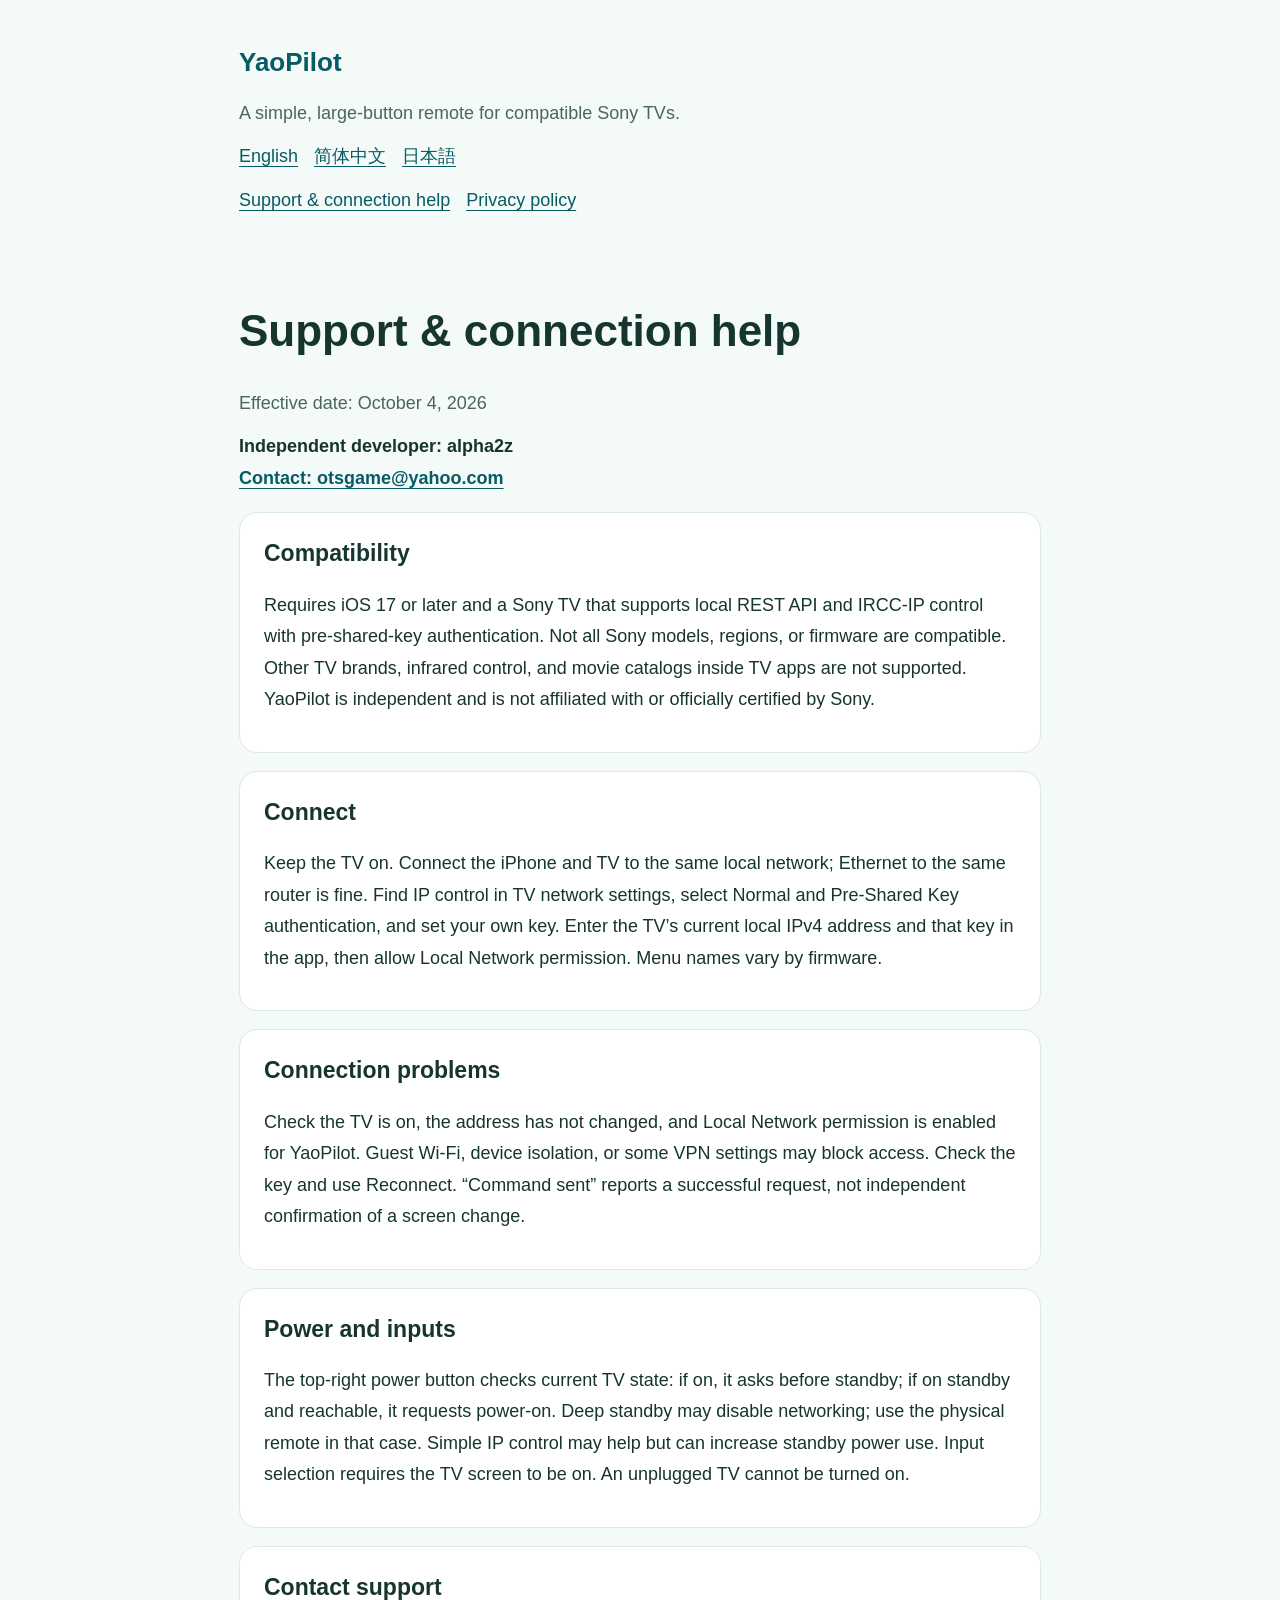
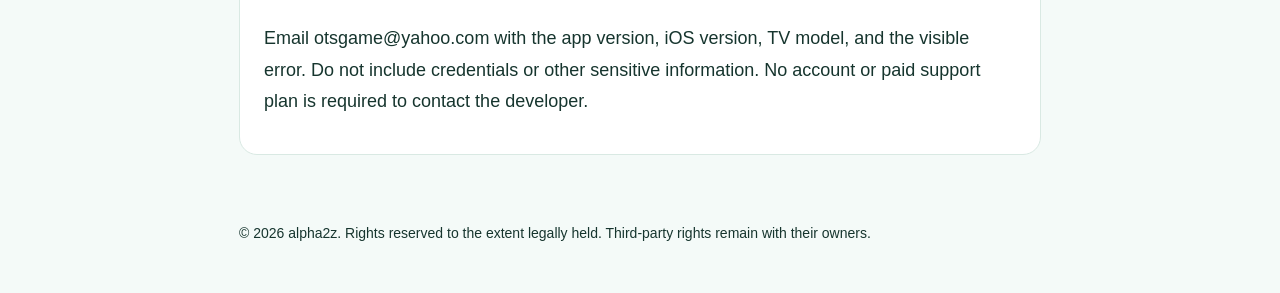
<file: index.html>
<!doctype html>
<html lang="en"><head><meta charset="utf-8"><meta name="viewport" content="width=device-width, initial-scale=1"><meta name="referrer" content="no-referrer"><title>Support &amp; connection help | YaoPilot</title><meta name="description" content="A simple, large-button remote for compatible Sony TVs."><link rel="stylesheet" href="style.css"></head><body><a class="skip" href="#content">Support &amp; connection help</a><header><a class="brand" href="index.html">YaoPilot</a><p class="tag">A simple, large-button remote for compatible Sony TVs.</p><nav aria-label="Language"><a href="index.html" lang="en">English</a> <a href="zh/index.html" lang="zh-Hans">简体中文</a> <a href="ja/index.html" lang="ja">日本語</a></nav><nav><a href="index.html">Support &amp; connection help</a><a href="privacy.html">Privacy policy</a></nav></header><main id="content"><h1>Support &amp; connection help</h1><p class="meta">Effective date: October 4, 2026</p><p class="contact">Independent developer: alpha2z<br><a href="mailto:otsgame@yahoo.com">Contact: otsgame@yahoo.com</a></p><section><h2>Compatibility</h2><p>Requires iOS 17 or later and a Sony TV that supports local REST API and IRCC-IP control with pre-shared-key authentication. Not all Sony models, regions, or firmware are compatible. Other TV brands, infrared control, and movie catalogs inside TV apps are not supported. YaoPilot is independent and is not affiliated with or officially certified by Sony.</p></section><section><h2>Connect</h2><p>Keep the TV on. Connect the iPhone and TV to the same local network; Ethernet to the same router is fine. Find IP control in TV network settings, select Normal and Pre-Shared Key authentication, and set your own key. Enter the TV’s current local IPv4 address and that key in the app, then allow Local Network permission. Menu names vary by firmware.</p></section><section><h2>Connection problems</h2><p>Check the TV is on, the address has not changed, and Local Network permission is enabled for YaoPilot. Guest Wi-Fi, device isolation, or some VPN settings may block access. Check the key and use Reconnect. “Command sent” reports a successful request, not independent confirmation of a screen change.</p></section><section><h2>Power and inputs</h2><p>The top-right power button checks current TV state: if on, it asks before standby; if on standby and reachable, it requests power-on. Deep standby may disable networking; use the physical remote in that case. Simple IP control may help but can increase standby power use. Input selection requires the TV screen to be on. An unplugged TV cannot be turned on.</p></section><section><h2>Contact support</h2><p>Email otsgame@yahoo.com with the app version, iOS version, TV model, and the visible error. Do not include credentials or other sensitive information. No account or paid support plan is required to contact the developer.</p></section></main><footer>© 2026 alpha2z. Rights reserved to the extent legally held. Third-party rights remain with their owners.</footer></body></html>
</file>
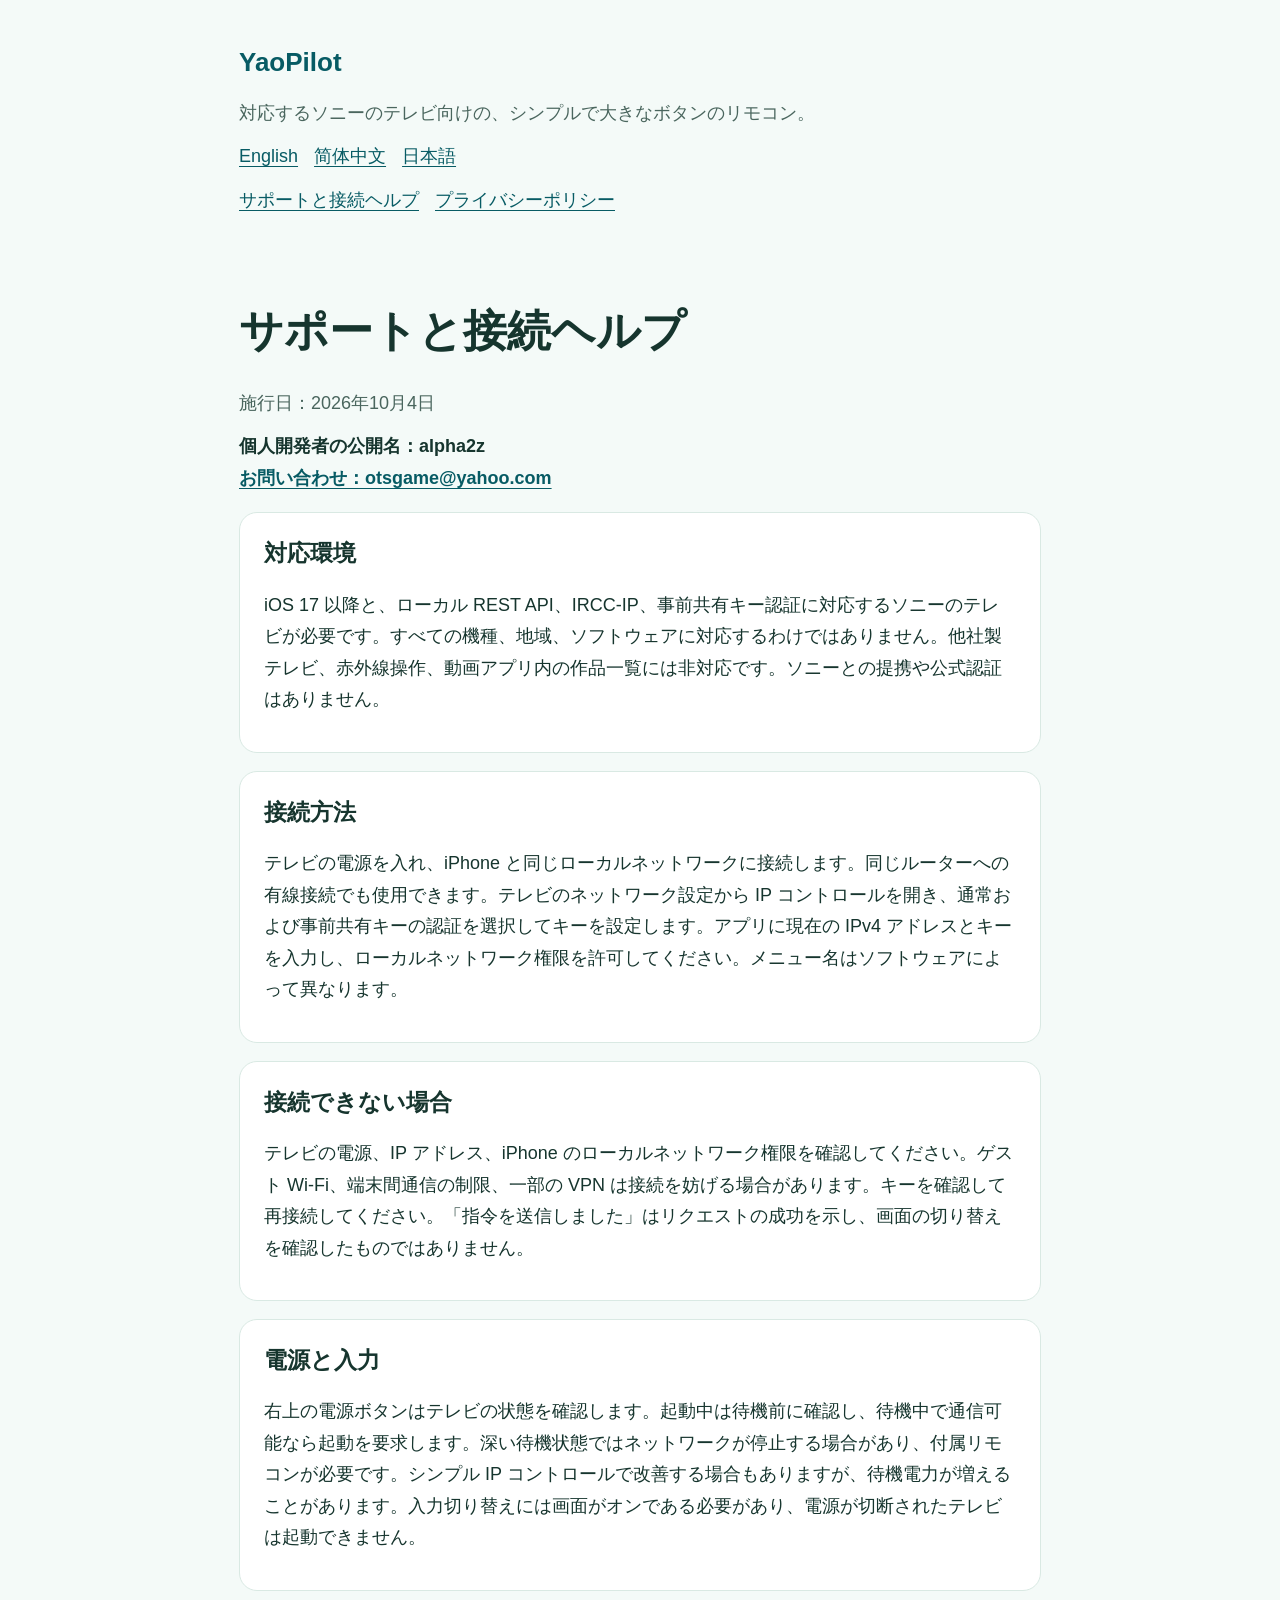
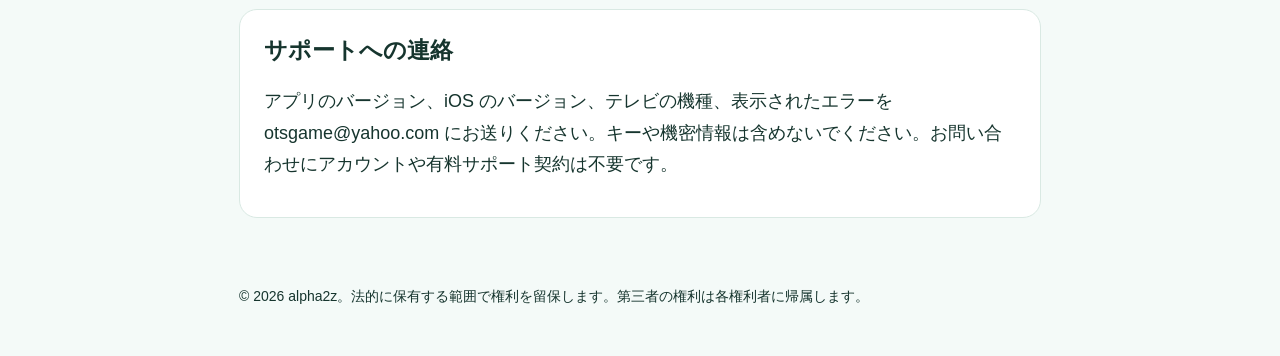
<file: ja/index.html>
<!doctype html>
<html lang="ja"><head><meta charset="utf-8"><meta name="viewport" content="width=device-width, initial-scale=1"><meta name="referrer" content="no-referrer"><title>サポートと接続ヘルプ | YaoPilot</title><meta name="description" content="対応するソニーのテレビ向けの、シンプルで大きなボタンのリモコン。"><link rel="stylesheet" href="../style.css"></head><body><a class="skip" href="#content">サポートと接続ヘルプ</a><header><a class="brand" href="index.html">YaoPilot</a><p class="tag">対応するソニーのテレビ向けの、シンプルで大きなボタンのリモコン。</p><nav aria-label="Language"><a href="../index.html" lang="en">English</a> <a href="../zh/index.html" lang="zh-Hans">简体中文</a> <a href="../ja/index.html" lang="ja">日本語</a></nav><nav><a href="index.html">サポートと接続ヘルプ</a><a href="privacy.html">プライバシーポリシー</a></nav></header><main id="content"><h1>サポートと接続ヘルプ</h1><p class="meta">施行日：2026年10月4日</p><p class="contact">個人開発者の公開名：alpha2z<br><a href="mailto:otsgame@yahoo.com">お問い合わせ：otsgame@yahoo.com</a></p><section><h2>対応環境</h2><p>iOS 17 以降と、ローカル REST API、IRCC-IP、事前共有キー認証に対応するソニーのテレビが必要です。すべての機種、地域、ソフトウェアに対応するわけではありません。他社製テレビ、赤外線操作、動画アプリ内の作品一覧には非対応です。ソニーとの提携や公式認証はありません。</p></section><section><h2>接続方法</h2><p>テレビの電源を入れ、iPhone と同じローカルネットワークに接続します。同じルーターへの有線接続でも使用できます。テレビのネットワーク設定から IP コントロールを開き、通常および事前共有キーの認証を選択してキーを設定します。アプリに現在の IPv4 アドレスとキーを入力し、ローカルネットワーク権限を許可してください。メニュー名はソフトウェアによって異なります。</p></section><section><h2>接続できない場合</h2><p>テレビの電源、IP アドレス、iPhone のローカルネットワーク権限を確認してください。ゲスト Wi-Fi、端末間通信の制限、一部の VPN は接続を妨げる場合があります。キーを確認して再接続してください。「指令を送信しました」はリクエストの成功を示し、画面の切り替えを確認したものではありません。</p></section><section><h2>電源と入力</h2><p>右上の電源ボタンはテレビの状態を確認します。起動中は待機前に確認し、待機中で通信可能なら起動を要求します。深い待機状態ではネットワークが停止する場合があり、付属リモコンが必要です。シンプル IP コントロールで改善する場合もありますが、待機電力が増えることがあります。入力切り替えには画面がオンである必要があり、電源が切断されたテレビは起動できません。</p></section><section><h2>サポートへの連絡</h2><p>アプリのバージョン、iOS のバージョン、テレビの機種、表示されたエラーを otsgame@yahoo.com にお送りください。キーや機密情報は含めないでください。お問い合わせにアカウントや有料サポート契約は不要です。</p></section></main><footer>© 2026 alpha2z。法的に保有する範囲で権利を留保します。第三者の権利は各権利者に帰属します。</footer></body></html>
</file>
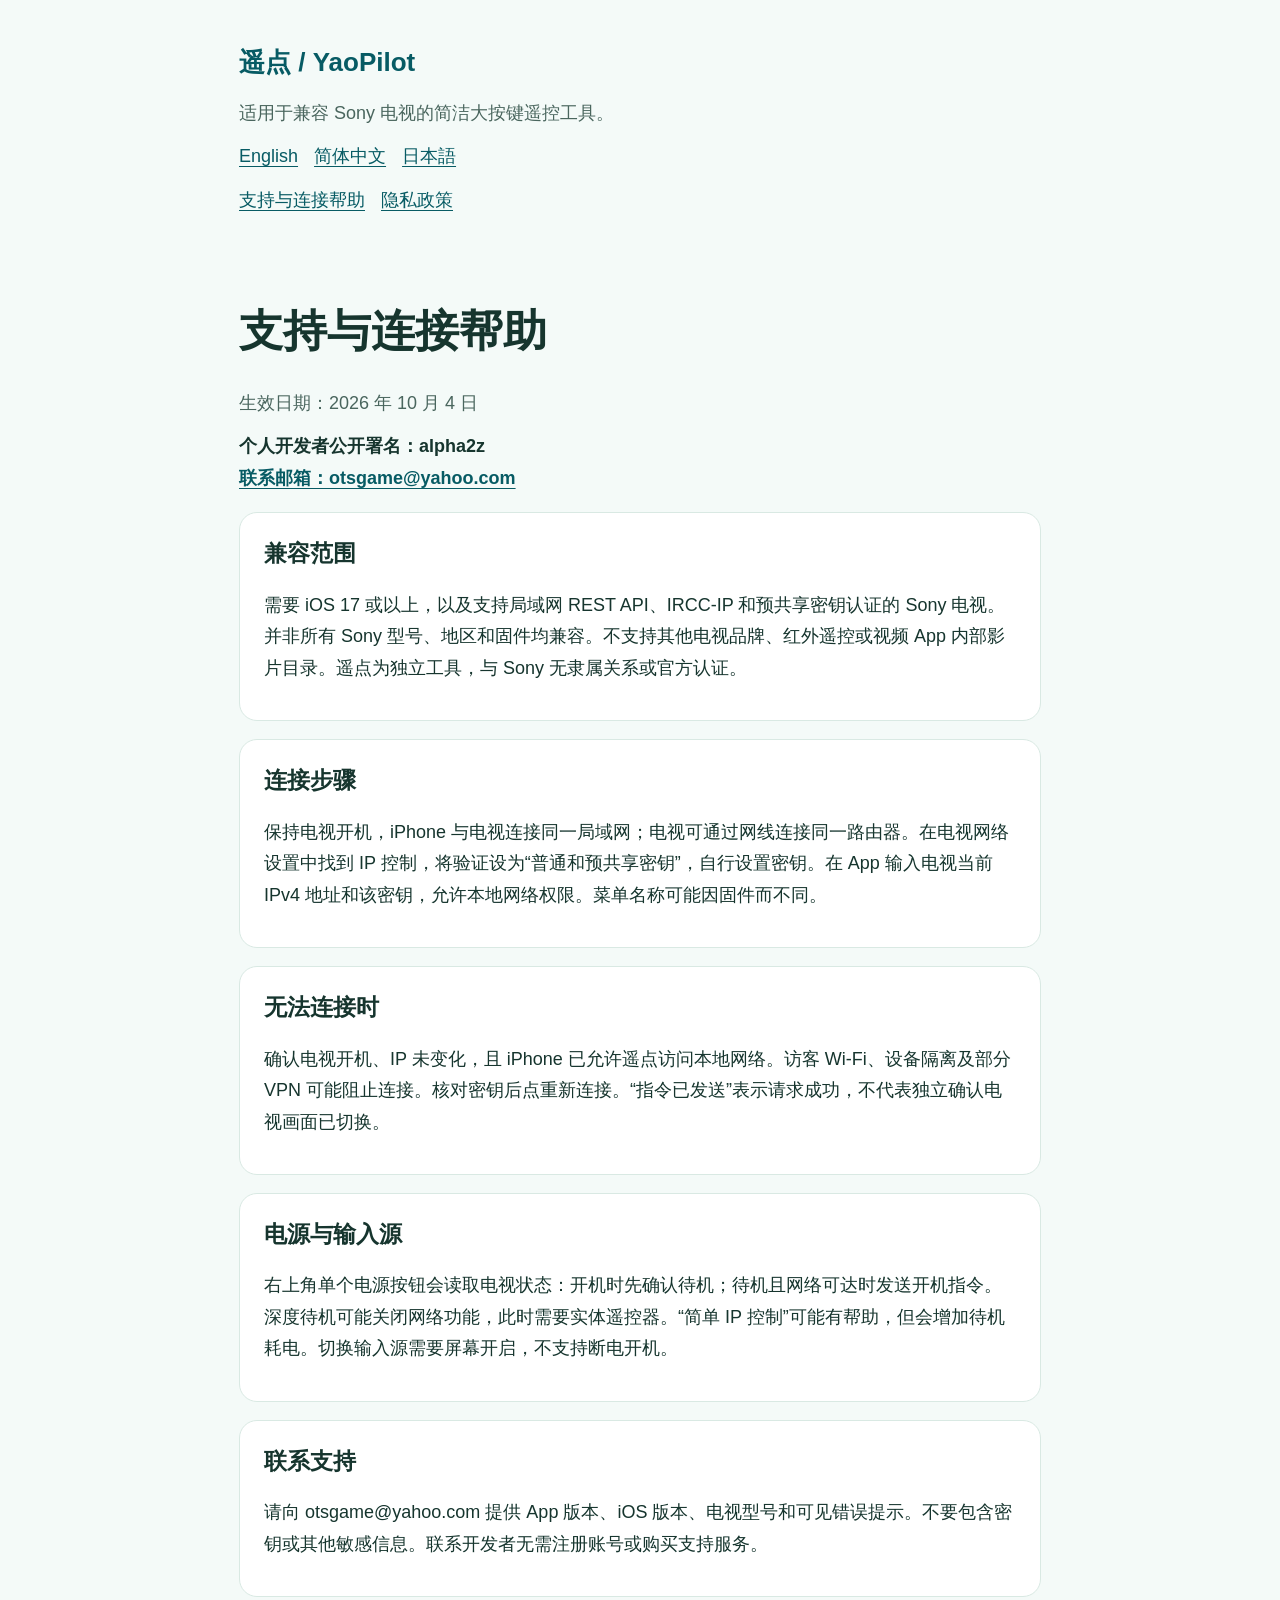
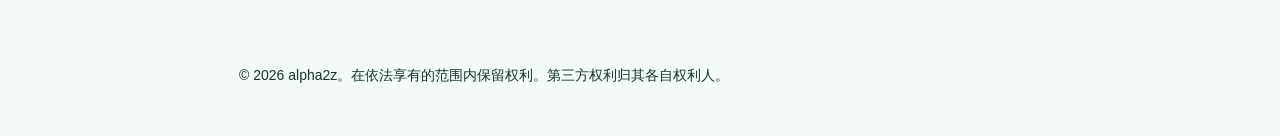
<file: zh/index.html>
<!doctype html>
<html lang="zh-Hans"><head><meta charset="utf-8"><meta name="viewport" content="width=device-width, initial-scale=1"><meta name="referrer" content="no-referrer"><title>支持与连接帮助 | 遥点 / YaoPilot</title><meta name="description" content="适用于兼容 Sony 电视的简洁大按键遥控工具。"><link rel="stylesheet" href="../style.css"></head><body><a class="skip" href="#content">支持与连接帮助</a><header><a class="brand" href="index.html">遥点 / YaoPilot</a><p class="tag">适用于兼容 Sony 电视的简洁大按键遥控工具。</p><nav aria-label="Language"><a href="../index.html" lang="en">English</a> <a href="../zh/index.html" lang="zh-Hans">简体中文</a> <a href="../ja/index.html" lang="ja">日本語</a></nav><nav><a href="index.html">支持与连接帮助</a><a href="privacy.html">隐私政策</a></nav></header><main id="content"><h1>支持与连接帮助</h1><p class="meta">生效日期：2026 年 10 月 4 日</p><p class="contact">个人开发者公开署名：alpha2z<br><a href="mailto:otsgame@yahoo.com">联系邮箱：otsgame@yahoo.com</a></p><section><h2>兼容范围</h2><p>需要 iOS 17 或以上，以及支持局域网 REST API、IRCC-IP 和预共享密钥认证的 Sony 电视。并非所有 Sony 型号、地区和固件均兼容。不支持其他电视品牌、红外遥控或视频 App 内部影片目录。遥点为独立工具，与 Sony 无隶属关系或官方认证。</p></section><section><h2>连接步骤</h2><p>保持电视开机，iPhone 与电视连接同一局域网；电视可通过网线连接同一路由器。在电视网络设置中找到 IP 控制，将验证设为“普通和预共享密钥”，自行设置密钥。在 App 输入电视当前 IPv4 地址和该密钥，允许本地网络权限。菜单名称可能因固件而不同。</p></section><section><h2>无法连接时</h2><p>确认电视开机、IP 未变化，且 iPhone 已允许遥点访问本地网络。访客 Wi-Fi、设备隔离及部分 VPN 可能阻止连接。核对密钥后点重新连接。“指令已发送”表示请求成功，不代表独立确认电视画面已切换。</p></section><section><h2>电源与输入源</h2><p>右上角单个电源按钮会读取电视状态：开机时先确认待机；待机且网络可达时发送开机指令。深度待机可能关闭网络功能，此时需要实体遥控器。“简单 IP 控制”可能有帮助，但会增加待机耗电。切换输入源需要屏幕开启，不支持断电开机。</p></section><section><h2>联系支持</h2><p>请向 otsgame@yahoo.com 提供 App 版本、iOS 版本、电视型号和可见错误提示。不要包含密钥或其他敏感信息。联系开发者无需注册账号或购买支持服务。</p></section></main><footer>© 2026 alpha2z。在依法享有的范围内保留权利。第三方权利归其各自权利人。</footer></body></html>
</file>
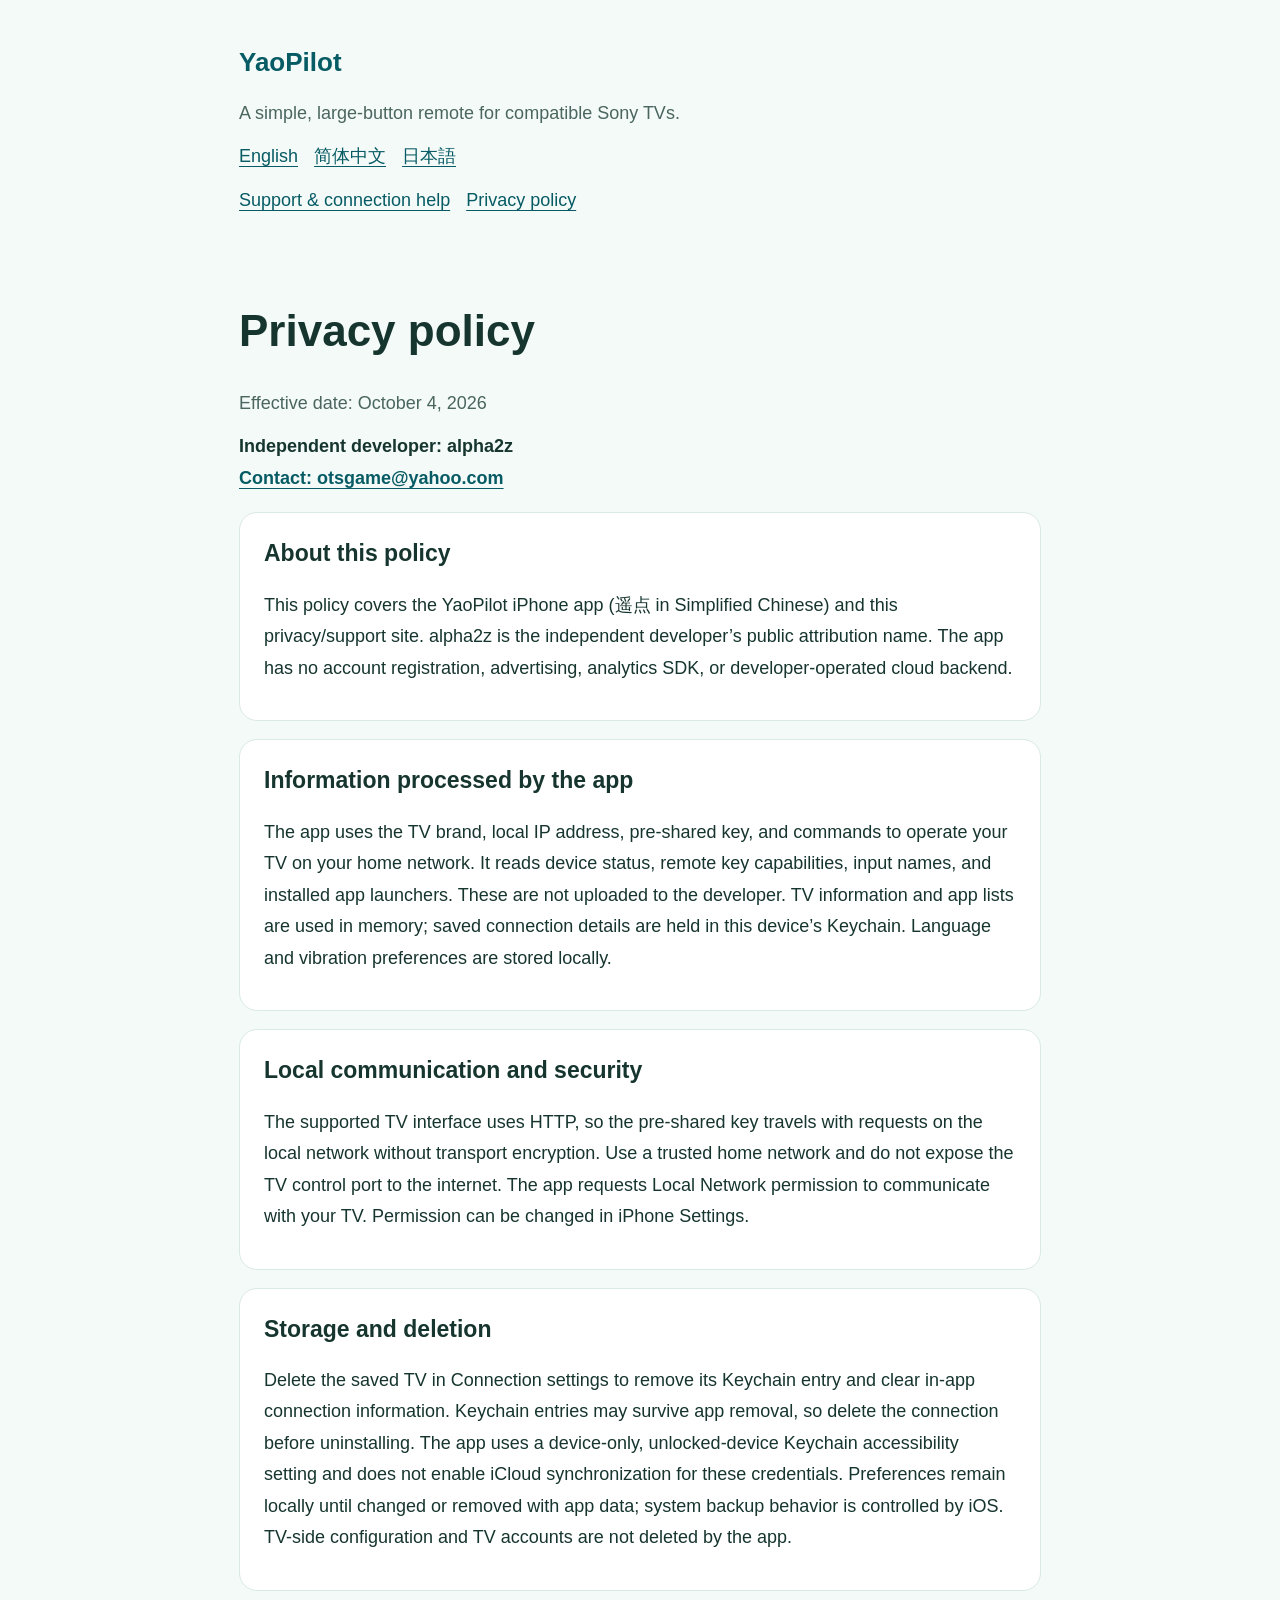
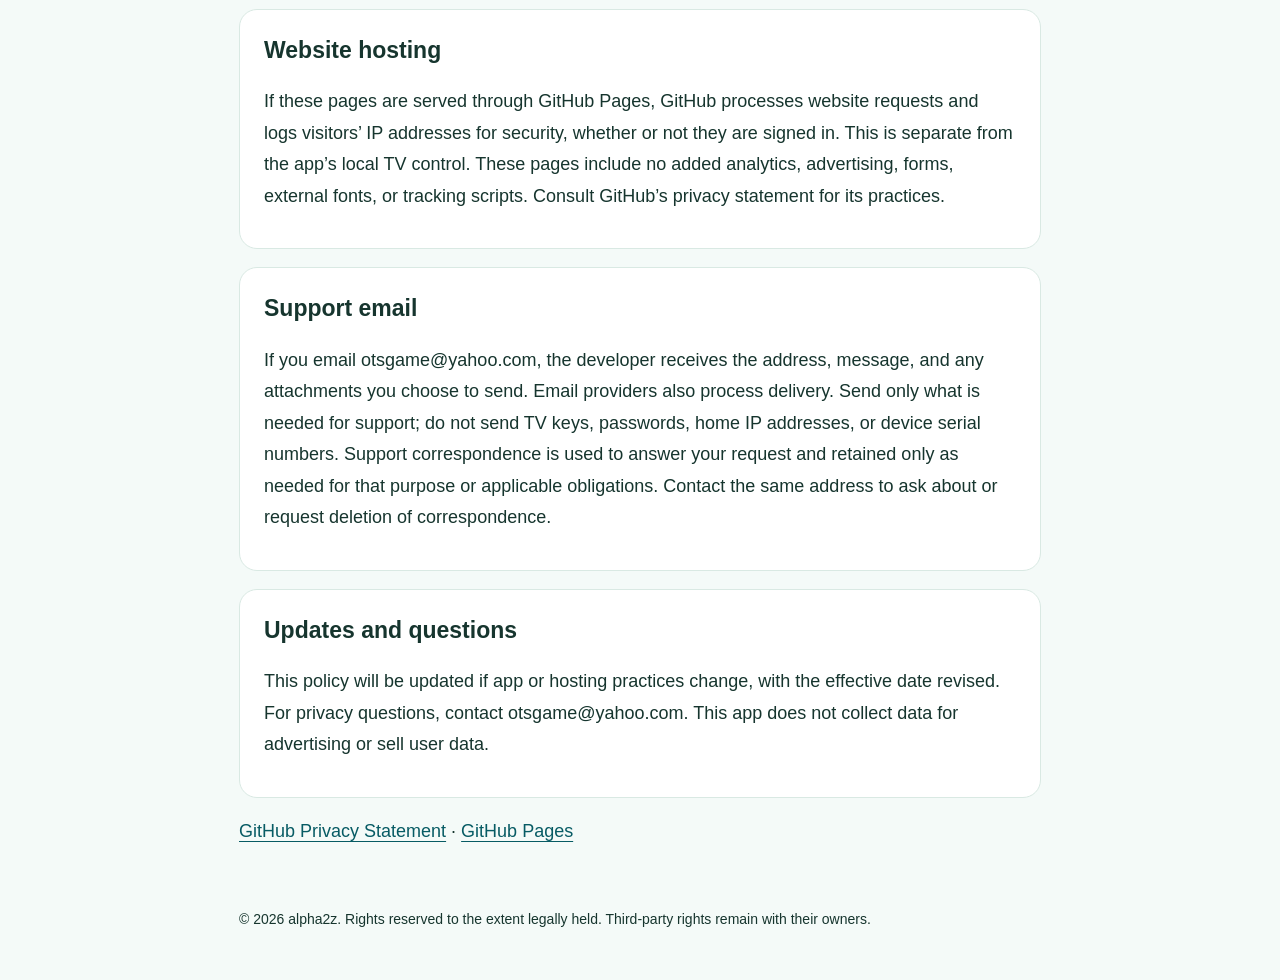
<file: privacy.html>
<!doctype html>
<html lang="en"><head><meta charset="utf-8"><meta name="viewport" content="width=device-width, initial-scale=1"><meta name="referrer" content="no-referrer"><title>Privacy policy | YaoPilot</title><meta name="description" content="A simple, large-button remote for compatible Sony TVs."><link rel="stylesheet" href="style.css"></head><body><a class="skip" href="#content">Privacy policy</a><header><a class="brand" href="index.html">YaoPilot</a><p class="tag">A simple, large-button remote for compatible Sony TVs.</p><nav aria-label="Language"><a href="privacy.html" lang="en">English</a> <a href="zh/privacy.html" lang="zh-Hans">简体中文</a> <a href="ja/privacy.html" lang="ja">日本語</a></nav><nav><a href="index.html">Support &amp; connection help</a><a href="privacy.html">Privacy policy</a></nav></header><main id="content"><h1>Privacy policy</h1><p class="meta">Effective date: October 4, 2026</p><p class="contact">Independent developer: alpha2z<br><a href="mailto:otsgame@yahoo.com">Contact: otsgame@yahoo.com</a></p><section><h2>About this policy</h2><p>This policy covers the YaoPilot iPhone app (遥点 in Simplified Chinese) and this privacy/support site. alpha2z is the independent developer’s public attribution name. The app has no account registration, advertising, analytics SDK, or developer-operated cloud backend.</p></section><section><h2>Information processed by the app</h2><p>The app uses the TV brand, local IP address, pre-shared key, and commands to operate your TV on your home network. It reads device status, remote key capabilities, input names, and installed app launchers. These are not uploaded to the developer. TV information and app lists are used in memory; saved connection details are held in this device’s Keychain. Language and vibration preferences are stored locally.</p></section><section><h2>Local communication and security</h2><p>The supported TV interface uses HTTP, so the pre-shared key travels with requests on the local network without transport encryption. Use a trusted home network and do not expose the TV control port to the internet. The app requests Local Network permission to communicate with your TV. Permission can be changed in iPhone Settings.</p></section><section><h2>Storage and deletion</h2><p>Delete the saved TV in Connection settings to remove its Keychain entry and clear in-app connection information. Keychain entries may survive app removal, so delete the connection before uninstalling. The app uses a device-only, unlocked-device Keychain accessibility setting and does not enable iCloud synchronization for these credentials. Preferences remain locally until changed or removed with app data; system backup behavior is controlled by iOS. TV-side configuration and TV accounts are not deleted by the app.</p></section><section><h2>Website hosting</h2><p>If these pages are served through GitHub Pages, GitHub processes website requests and logs visitors’ IP addresses for security, whether or not they are signed in. This is separate from the app’s local TV control. These pages include no added analytics, advertising, forms, external fonts, or tracking scripts. Consult GitHub’s privacy statement for its practices.</p></section><section><h2>Support email</h2><p>If you email otsgame@yahoo.com, the developer receives the address, message, and any attachments you choose to send. Email providers also process delivery. Send only what is needed for support; do not send TV keys, passwords, home IP addresses, or device serial numbers. Support correspondence is used to answer your request and retained only as needed for that purpose or applicable obligations. Contact the same address to ask about or request deletion of correspondence.</p></section><section><h2>Updates and questions</h2><p>This policy will be updated if app or hosting practices change, with the effective date revised. For privacy questions, contact otsgame@yahoo.com. This app does not collect data for advertising or sell user data.</p></section><p><a href="https://docs.github.com/en/site-policy/privacy-policies/github-general-privacy-statement">GitHub Privacy Statement</a> · <a href="https://docs.github.com/en/pages/getting-started-with-github-pages/what-is-github-pages">GitHub Pages</a></p></main><footer>© 2026 alpha2z. Rights reserved to the extent legally held. Third-party rights remain with their owners.</footer></body></html>
</file>
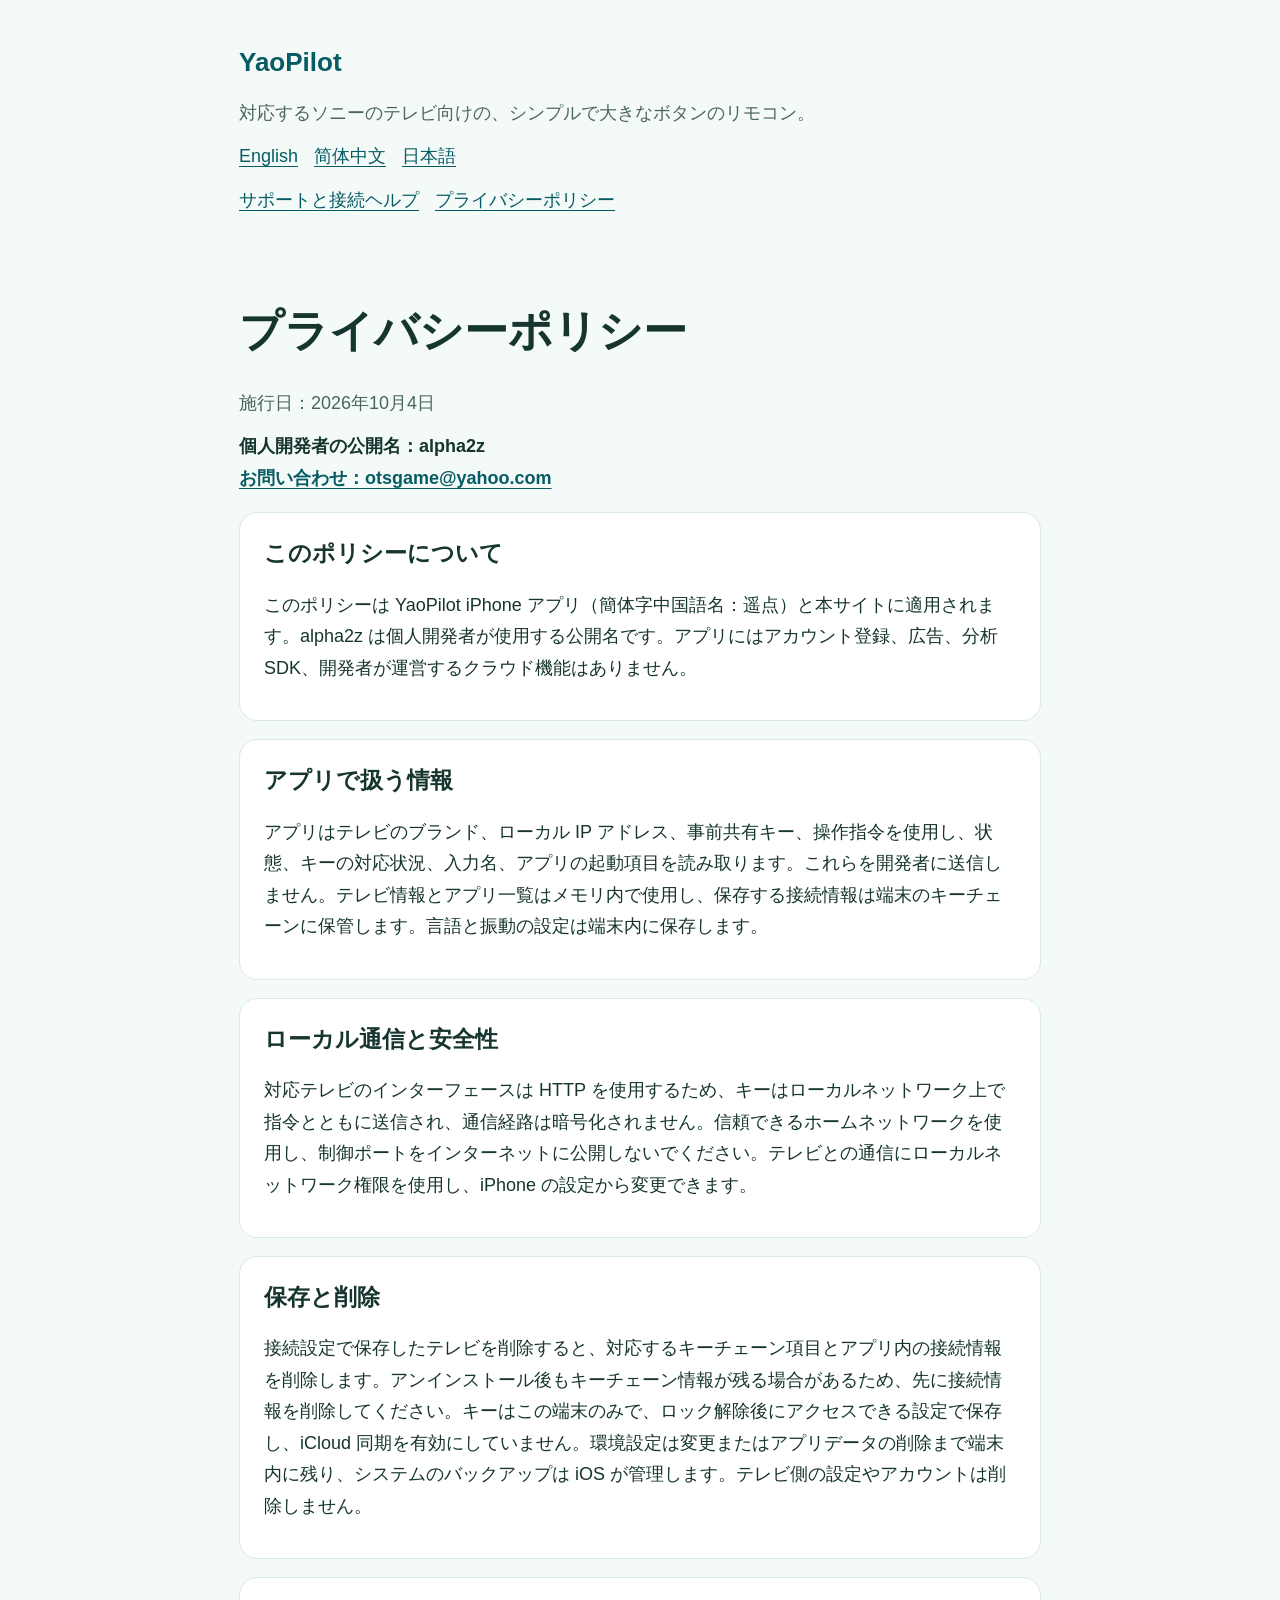
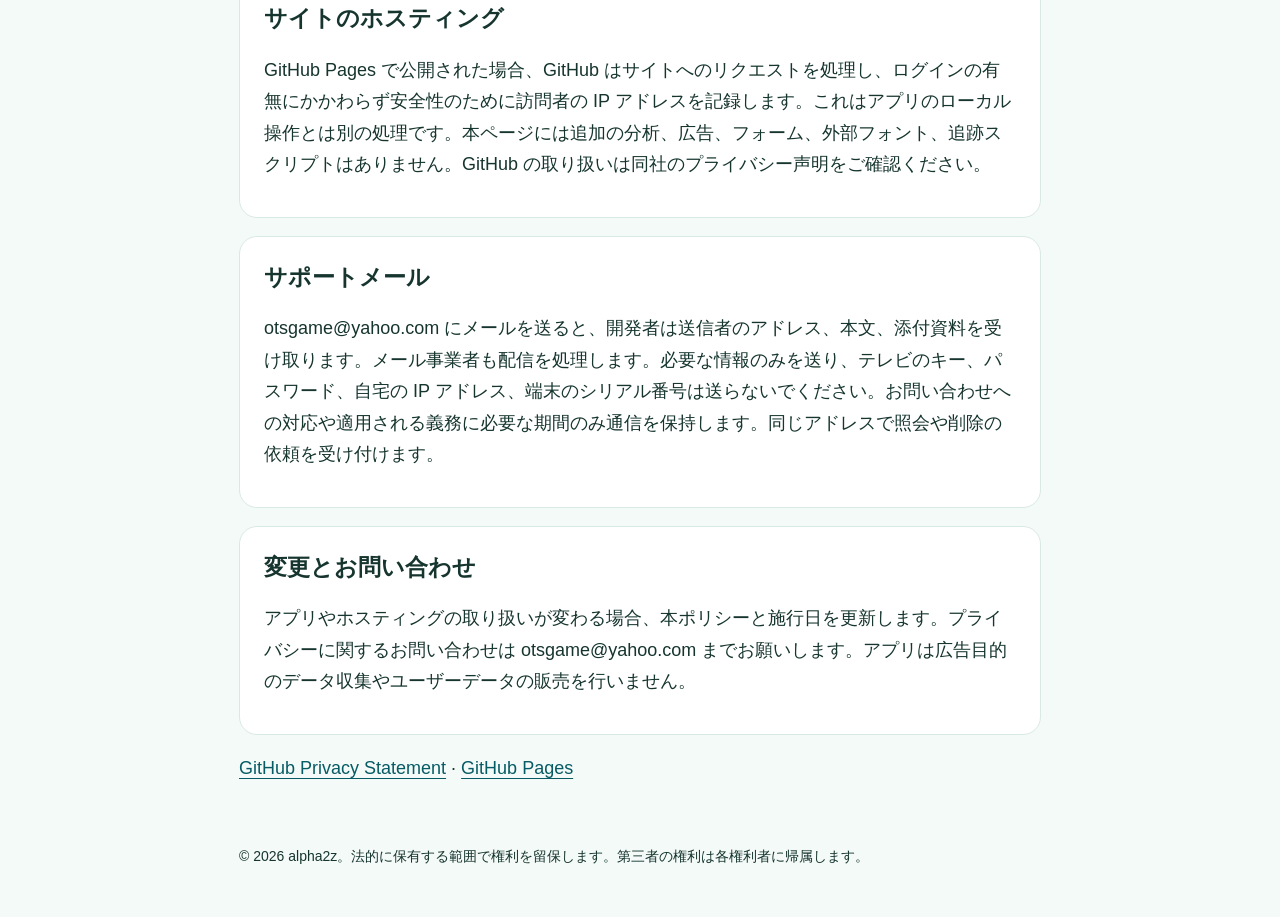
<file: ja/privacy.html>
<!doctype html>
<html lang="ja"><head><meta charset="utf-8"><meta name="viewport" content="width=device-width, initial-scale=1"><meta name="referrer" content="no-referrer"><title>プライバシーポリシー | YaoPilot</title><meta name="description" content="対応するソニーのテレビ向けの、シンプルで大きなボタンのリモコン。"><link rel="stylesheet" href="../style.css"></head><body><a class="skip" href="#content">プライバシーポリシー</a><header><a class="brand" href="index.html">YaoPilot</a><p class="tag">対応するソニーのテレビ向けの、シンプルで大きなボタンのリモコン。</p><nav aria-label="Language"><a href="../privacy.html" lang="en">English</a> <a href="../zh/privacy.html" lang="zh-Hans">简体中文</a> <a href="../ja/privacy.html" lang="ja">日本語</a></nav><nav><a href="index.html">サポートと接続ヘルプ</a><a href="privacy.html">プライバシーポリシー</a></nav></header><main id="content"><h1>プライバシーポリシー</h1><p class="meta">施行日：2026年10月4日</p><p class="contact">個人開発者の公開名：alpha2z<br><a href="mailto:otsgame@yahoo.com">お問い合わせ：otsgame@yahoo.com</a></p><section><h2>このポリシーについて</h2><p>このポリシーは YaoPilot iPhone アプリ（簡体字中国語名：遥点）と本サイトに適用されます。alpha2z は個人開発者が使用する公開名です。アプリにはアカウント登録、広告、分析 SDK、開発者が運営するクラウド機能はありません。</p></section><section><h2>アプリで扱う情報</h2><p>アプリはテレビのブランド、ローカル IP アドレス、事前共有キー、操作指令を使用し、状態、キーの対応状況、入力名、アプリの起動項目を読み取ります。これらを開発者に送信しません。テレビ情報とアプリ一覧はメモリ内で使用し、保存する接続情報は端末のキーチェーンに保管します。言語と振動の設定は端末内に保存します。</p></section><section><h2>ローカル通信と安全性</h2><p>対応テレビのインターフェースは HTTP を使用するため、キーはローカルネットワーク上で指令とともに送信され、通信経路は暗号化されません。信頼できるホームネットワークを使用し、制御ポートをインターネットに公開しないでください。テレビとの通信にローカルネットワーク権限を使用し、iPhone の設定から変更できます。</p></section><section><h2>保存と削除</h2><p>接続設定で保存したテレビを削除すると、対応するキーチェーン項目とアプリ内の接続情報を削除します。アンインストール後もキーチェーン情報が残る場合があるため、先に接続情報を削除してください。キーはこの端末のみで、ロック解除後にアクセスできる設定で保存し、iCloud 同期を有効にしていません。環境設定は変更またはアプリデータの削除まで端末内に残り、システムのバックアップは iOS が管理します。テレビ側の設定やアカウントは削除しません。</p></section><section><h2>サイトのホスティング</h2><p>GitHub Pages で公開された場合、GitHub はサイトへのリクエストを処理し、ログインの有無にかかわらず安全性のために訪問者の IP アドレスを記録します。これはアプリのローカル操作とは別の処理です。本ページには追加の分析、広告、フォーム、外部フォント、追跡スクリプトはありません。GitHub の取り扱いは同社のプライバシー声明をご確認ください。</p></section><section><h2>サポートメール</h2><p>otsgame@yahoo.com にメールを送ると、開発者は送信者のアドレス、本文、添付資料を受け取ります。メール事業者も配信を処理します。必要な情報のみを送り、テレビのキー、パスワード、自宅の IP アドレス、端末のシリアル番号は送らないでください。お問い合わせへの対応や適用される義務に必要な期間のみ通信を保持します。同じアドレスで照会や削除の依頼を受け付けます。</p></section><section><h2>変更とお問い合わせ</h2><p>アプリやホスティングの取り扱いが変わる場合、本ポリシーと施行日を更新します。プライバシーに関するお問い合わせは otsgame@yahoo.com までお願いします。アプリは広告目的のデータ収集やユーザーデータの販売を行いません。</p></section><p><a href="https://docs.github.com/en/site-policy/privacy-policies/github-general-privacy-statement">GitHub Privacy Statement</a> · <a href="https://docs.github.com/en/pages/getting-started-with-github-pages/what-is-github-pages">GitHub Pages</a></p></main><footer>© 2026 alpha2z。法的に保有する範囲で権利を留保します。第三者の権利は各権利者に帰属します。</footer></body></html>
</file>
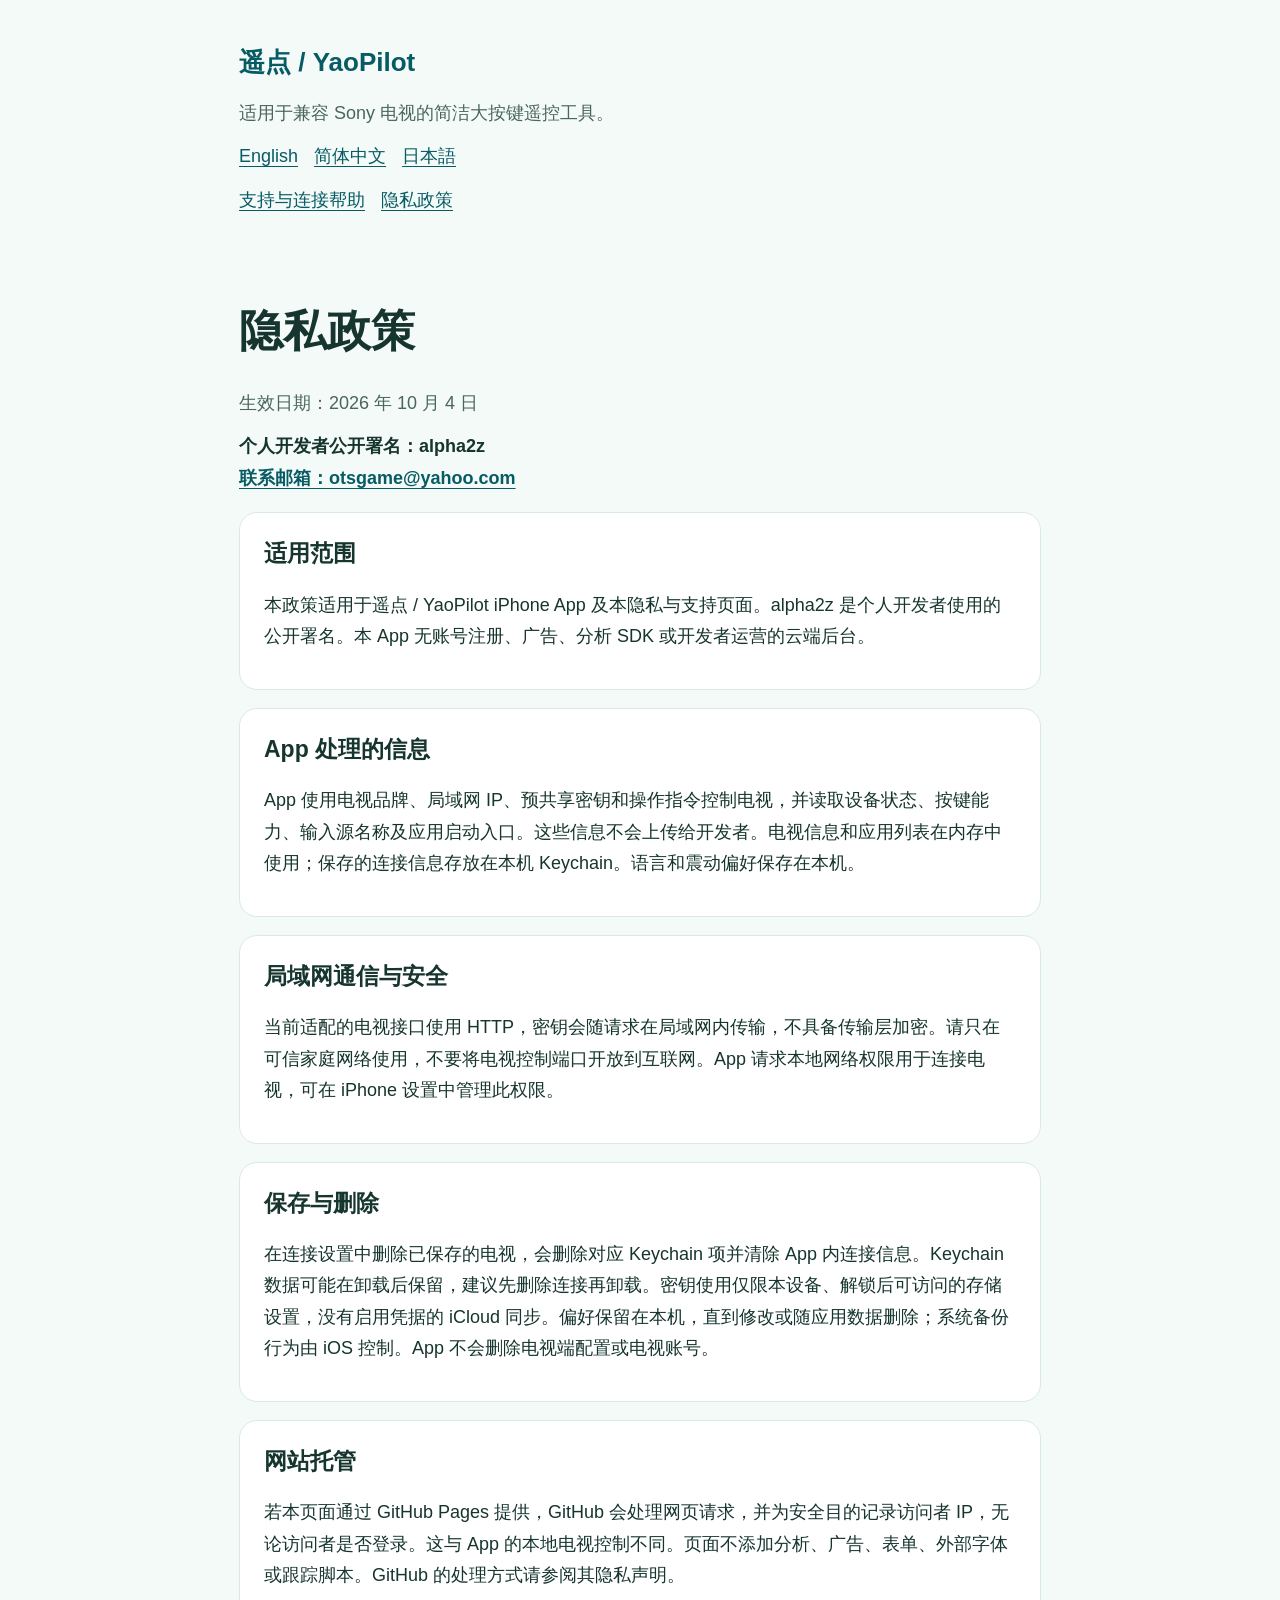
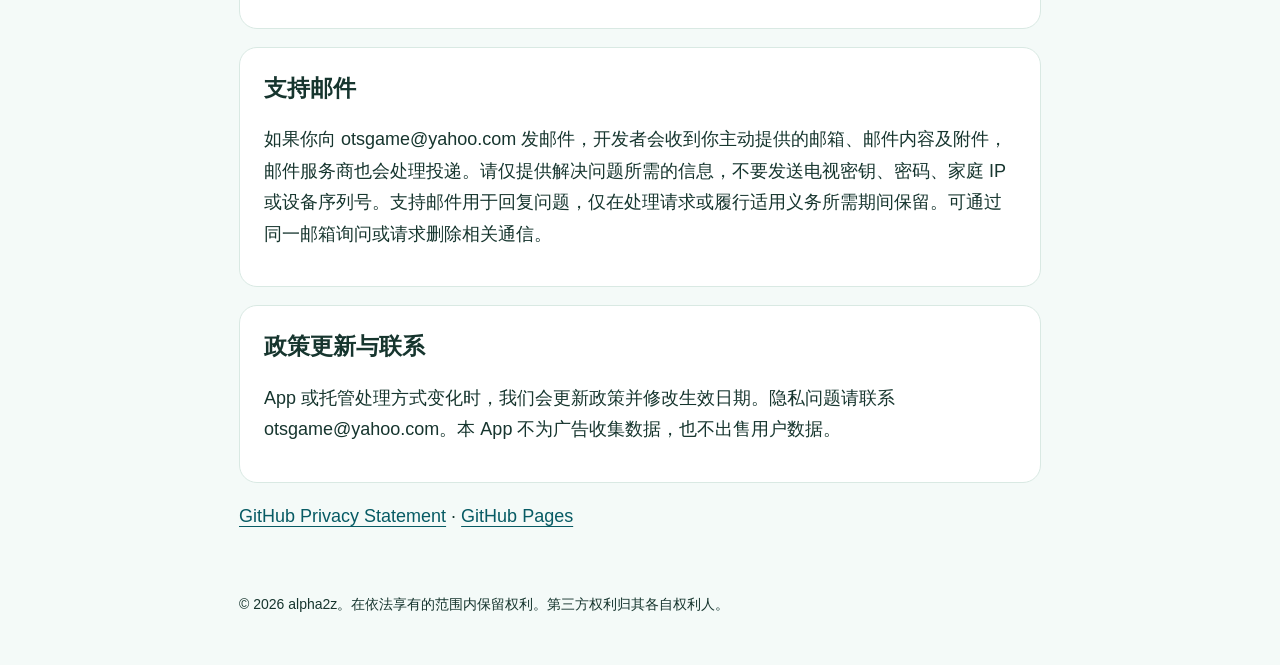
<file: zh/privacy.html>
<!doctype html>
<html lang="zh-Hans"><head><meta charset="utf-8"><meta name="viewport" content="width=device-width, initial-scale=1"><meta name="referrer" content="no-referrer"><title>隐私政策 | 遥点 / YaoPilot</title><meta name="description" content="适用于兼容 Sony 电视的简洁大按键遥控工具。"><link rel="stylesheet" href="../style.css"></head><body><a class="skip" href="#content">隐私政策</a><header><a class="brand" href="index.html">遥点 / YaoPilot</a><p class="tag">适用于兼容 Sony 电视的简洁大按键遥控工具。</p><nav aria-label="Language"><a href="../privacy.html" lang="en">English</a> <a href="../zh/privacy.html" lang="zh-Hans">简体中文</a> <a href="../ja/privacy.html" lang="ja">日本語</a></nav><nav><a href="index.html">支持与连接帮助</a><a href="privacy.html">隐私政策</a></nav></header><main id="content"><h1>隐私政策</h1><p class="meta">生效日期：2026 年 10 月 4 日</p><p class="contact">个人开发者公开署名：alpha2z<br><a href="mailto:otsgame@yahoo.com">联系邮箱：otsgame@yahoo.com</a></p><section><h2>适用范围</h2><p>本政策适用于遥点 / YaoPilot iPhone App 及本隐私与支持页面。alpha2z 是个人开发者使用的公开署名。本 App 无账号注册、广告、分析 SDK 或开发者运营的云端后台。</p></section><section><h2>App 处理的信息</h2><p>App 使用电视品牌、局域网 IP、预共享密钥和操作指令控制电视，并读取设备状态、按键能力、输入源名称及应用启动入口。这些信息不会上传给开发者。电视信息和应用列表在内存中使用；保存的连接信息存放在本机 Keychain。语言和震动偏好保存在本机。</p></section><section><h2>局域网通信与安全</h2><p>当前适配的电视接口使用 HTTP，密钥会随请求在局域网内传输，不具备传输层加密。请只在可信家庭网络使用，不要将电视控制端口开放到互联网。App 请求本地网络权限用于连接电视，可在 iPhone 设置中管理此权限。</p></section><section><h2>保存与删除</h2><p>在连接设置中删除已保存的电视，会删除对应 Keychain 项并清除 App 内连接信息。Keychain 数据可能在卸载后保留，建议先删除连接再卸载。密钥使用仅限本设备、解锁后可访问的存储设置，没有启用凭据的 iCloud 同步。偏好保留在本机，直到修改或随应用数据删除；系统备份行为由 iOS 控制。App 不会删除电视端配置或电视账号。</p></section><section><h2>网站托管</h2><p>若本页面通过 GitHub Pages 提供，GitHub 会处理网页请求，并为安全目的记录访问者 IP，无论访问者是否登录。这与 App 的本地电视控制不同。页面不添加分析、广告、表单、外部字体或跟踪脚本。GitHub 的处理方式请参阅其隐私声明。</p></section><section><h2>支持邮件</h2><p>如果你向 otsgame@yahoo.com 发邮件，开发者会收到你主动提供的邮箱、邮件内容及附件，邮件服务商也会处理投递。请仅提供解决问题所需的信息，不要发送电视密钥、密码、家庭 IP 或设备序列号。支持邮件用于回复问题，仅在处理请求或履行适用义务所需期间保留。可通过同一邮箱询问或请求删除相关通信。</p></section><section><h2>政策更新与联系</h2><p>App 或托管处理方式变化时，我们会更新政策并修改生效日期。隐私问题请联系 otsgame@yahoo.com。本 App 不为广告收集数据，也不出售用户数据。</p></section><p><a href="https://docs.github.com/en/site-policy/privacy-policies/github-general-privacy-statement">GitHub Privacy Statement</a> · <a href="https://docs.github.com/en/pages/getting-started-with-github-pages/what-is-github-pages">GitHub Pages</a></p></main><footer>© 2026 alpha2z。在依法享有的范围内保留权利。第三方权利归其各自权利人。</footer></body></html>
</file>
<file: style.css>
*{box-sizing:border-box}html{scroll-behavior:smooth}body{margin:0;background:#f4faf8;color:#16352e;font:18px/1.75 -apple-system,BlinkMacSystemFont,"Segoe UI",sans-serif}a{color:#075b64;text-underline-offset:4px;overflow-wrap:anywhere}a:focus-visible{outline:3px solid #176bcc;outline-offset:4px}header,main,footer{max-width:850px;margin:auto;padding:24px}header{padding-top:40px}nav{display:flex;flex-wrap:wrap;gap:16px;margin:12px 0}.brand{font-size:26px;font-weight:750;text-decoration:none}.tag,.meta{color:#4a665e}h1{font-size:clamp(30px,6vw,44px);line-height:1.2}h2{font-size:23px;line-height:1.45;margin-top:0}section{background:white;border:1px solid #d9e9e3;border-radius:18px;padding:24px;margin:18px 0;overflow-wrap:anywhere}p{margin:12px 0}.contact{font-weight:600}.skip{position:absolute;left:-9999px}.skip:focus{left:16px;top:8px;background:white;padding:8px}footer{font-size:14px;padding-bottom:48px}@media(max-width:420px){header,main,footer{padding:18px}section{padding:18px}}@media(prefers-reduced-motion:reduce){html{scroll-behavior:auto}}
</file>
